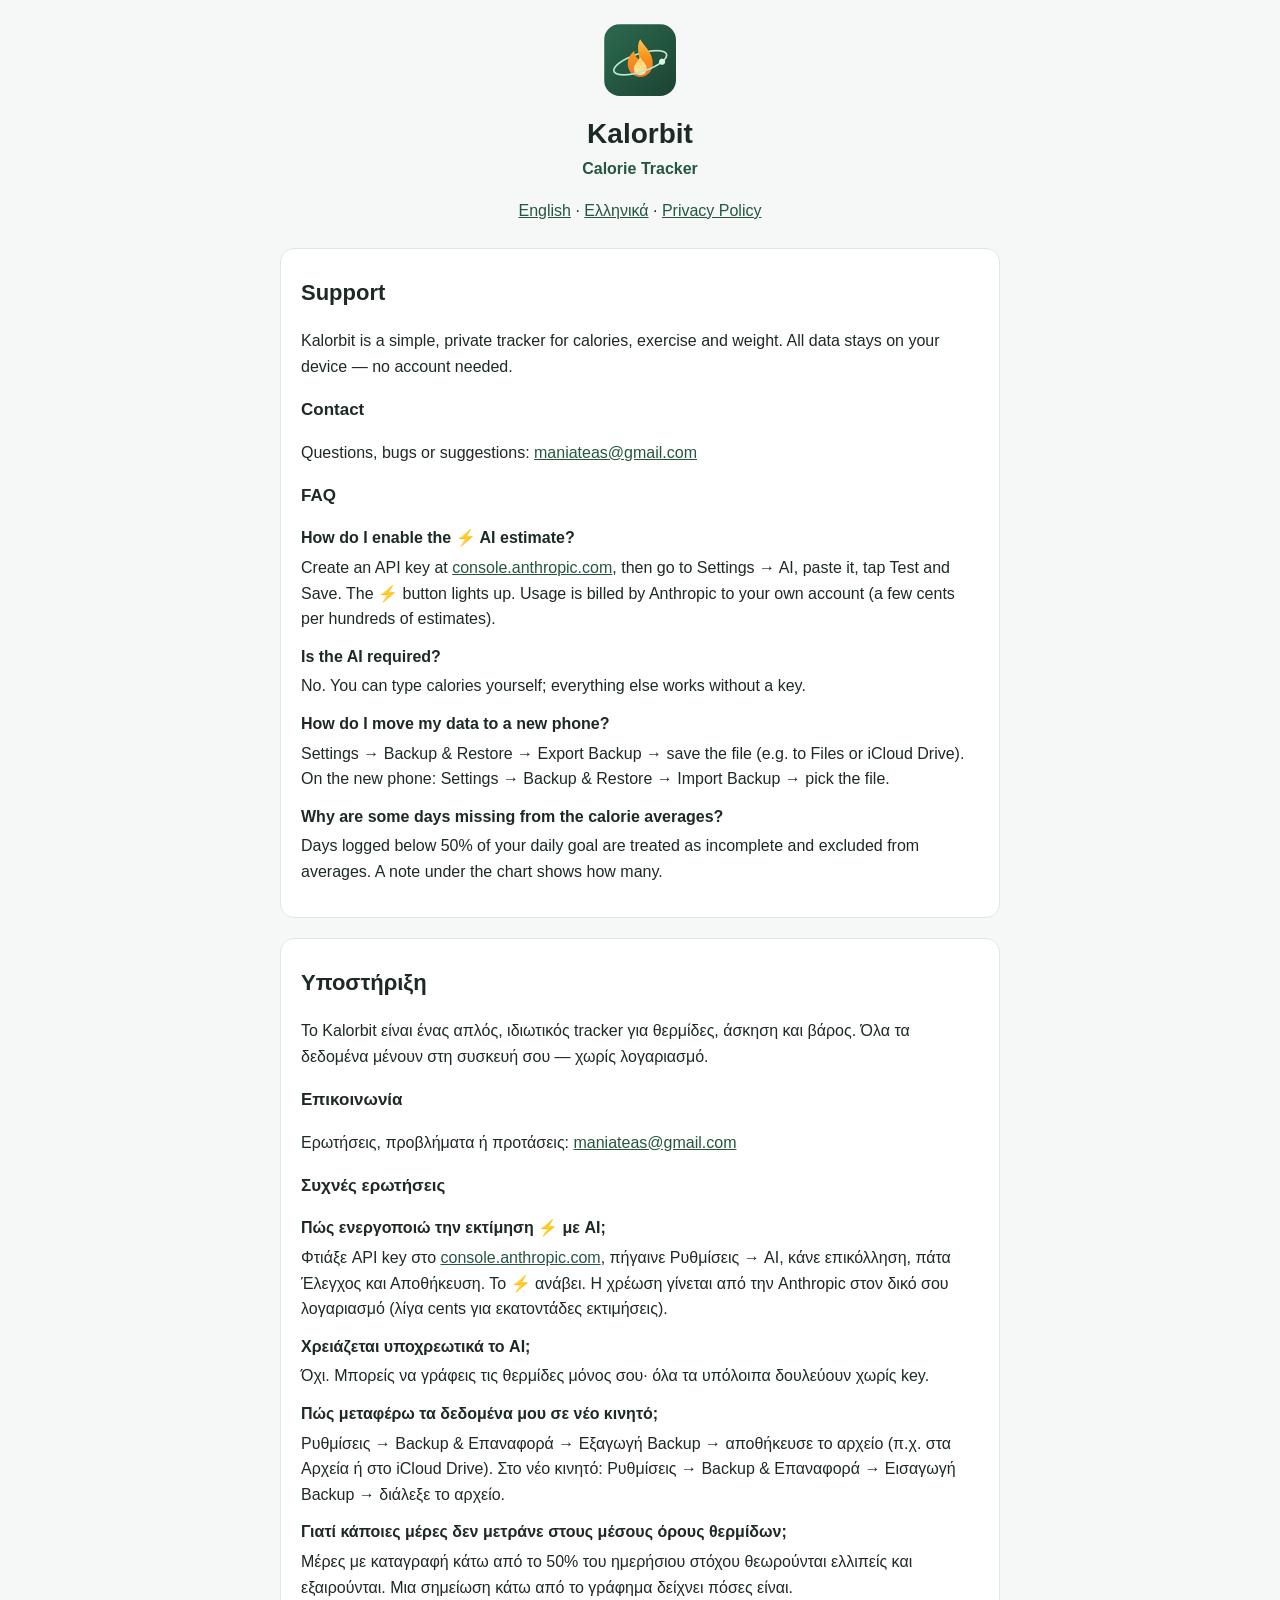
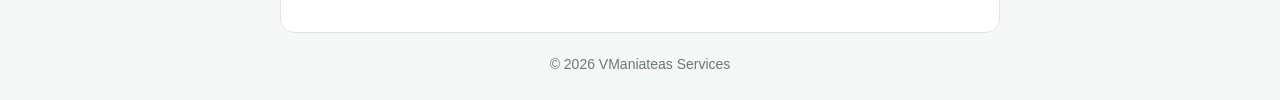
<file: index.html>
<!doctype html>
<html lang="el">
<head>
<meta charset="utf-8">
<meta name="viewport" content="width=device-width, initial-scale=1">
<title>Kalorbit — Support</title>
<link rel="stylesheet" href="style.css">
</head>
<body>
<main>
  <header>
    <img src="icon.png" alt="" width="72" height="72">
    <h1>Kalorbit</h1>
    <p class="sub">Calorie Tracker</p>
  </header>

  <nav><a href="#en">English</a> · <a href="#el">Ελληνικά</a> · <a href="privacy.html">Privacy Policy</a></nav>

  <section id="en">
    <h2>Support</h2>
    <p>Kalorbit is a simple, private tracker for calories, exercise and weight. All data stays on your device — no account needed.</p>

    <h3>Contact</h3>
    <p>Questions, bugs or suggestions: <a href="mailto:maniateas@gmail.com">maniateas@gmail.com</a></p>

    <h3>FAQ</h3>
    <dl>
      <dt>How do I enable the ⚡ AI estimate?</dt>
      <dd>Create an API key at <a href="https://console.anthropic.com/">console.anthropic.com</a>, then go to Settings → AI, paste it, tap Test and Save. The ⚡ button lights up. Usage is billed by Anthropic to your own account (a few cents per hundreds of estimates).</dd>

      <dt>Is the AI required?</dt>
      <dd>No. You can type calories yourself; everything else works without a key.</dd>

      <dt>How do I move my data to a new phone?</dt>
      <dd>Settings → Backup &amp; Restore → Export Backup → save the file (e.g. to Files or iCloud Drive). On the new phone: Settings → Backup &amp; Restore → Import Backup → pick the file.</dd>

      <dt>Why are some days missing from the calorie averages?</dt>
      <dd>Days logged below 50% of your daily goal are treated as incomplete and excluded from averages. A note under the chart shows how many.</dd>
    </dl>
  </section>

  <section id="el" lang="el">
    <h2>Υποστήριξη</h2>
    <p>Το Kalorbit είναι ένας απλός, ιδιωτικός tracker για θερμίδες, άσκηση και βάρος. Όλα τα δεδομένα μένουν στη συσκευή σου — χωρίς λογαριασμό.</p>

    <h3>Επικοινωνία</h3>
    <p>Ερωτήσεις, προβλήματα ή προτάσεις: <a href="mailto:maniateas@gmail.com">maniateas@gmail.com</a></p>

    <h3>Συχνές ερωτήσεις</h3>
    <dl>
      <dt>Πώς ενεργοποιώ την εκτίμηση ⚡ με AI;</dt>
      <dd>Φτιάξε API key στο <a href="https://console.anthropic.com/">console.anthropic.com</a>, πήγαινε Ρυθμίσεις → AI, κάνε επικόλληση, πάτα Έλεγχος και Αποθήκευση. Το ⚡ ανάβει. Η χρέωση γίνεται από την Anthropic στον δικό σου λογαριασμό (λίγα cents για εκατοντάδες εκτιμήσεις).</dd>

      <dt>Χρειάζεται υποχρεωτικά το AI;</dt>
      <dd>Όχι. Μπορείς να γράφεις τις θερμίδες μόνος σου· όλα τα υπόλοιπα δουλεύουν χωρίς key.</dd>

      <dt>Πώς μεταφέρω τα δεδομένα μου σε νέο κινητό;</dt>
      <dd>Ρυθμίσεις → Backup &amp; Επαναφορά → Εξαγωγή Backup → αποθήκευσε το αρχείο (π.χ. στα Αρχεία ή στο iCloud Drive). Στο νέο κινητό: Ρυθμίσεις → Backup &amp; Επαναφορά → Εισαγωγή Backup → διάλεξε το αρχείο.</dd>

      <dt>Γιατί κάποιες μέρες δεν μετράνε στους μέσους όρους θερμίδων;</dt>
      <dd>Μέρες με καταγραφή κάτω από το 50% του ημερήσιου στόχου θεωρούνται ελλιπείς και εξαιρούνται. Μια σημείωση κάτω από το γράφημα δείχνει πόσες είναι.</dd>
    </dl>
  </section>

  <footer class="muted">© 2026 VManiateas Services</footer>
</main>
</body>
</html>
</file>
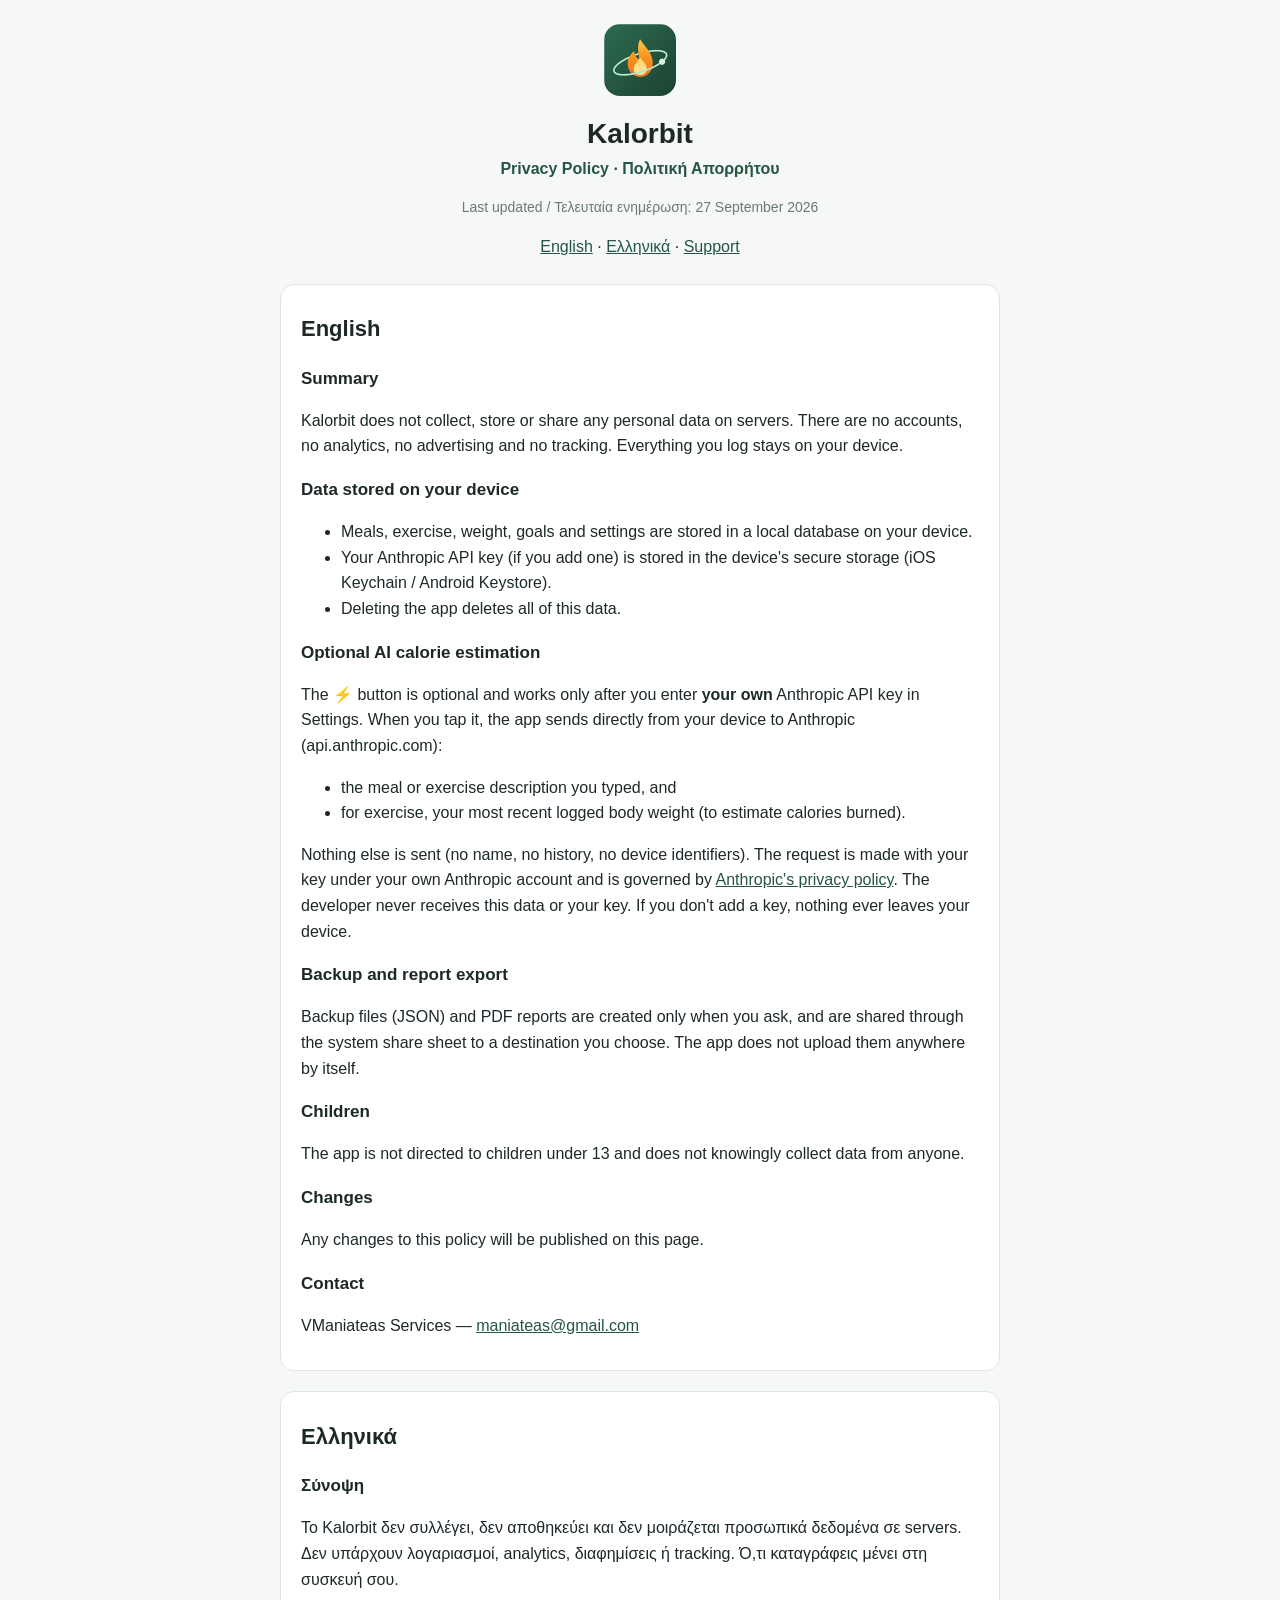
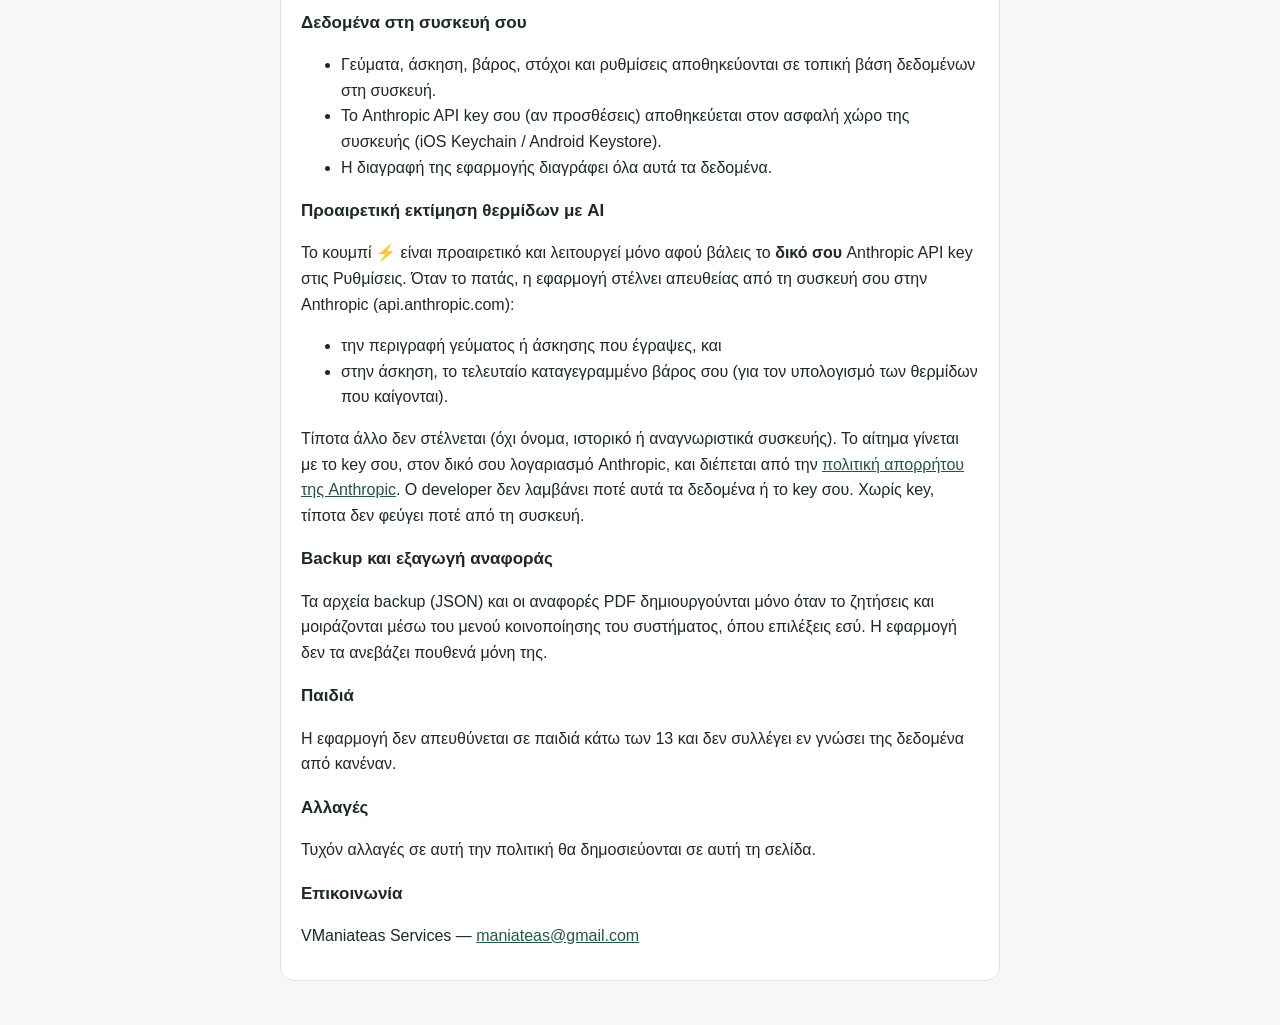
<file: privacy.html>
<!doctype html>
<html lang="el">
<head>
<meta charset="utf-8">
<meta name="viewport" content="width=device-width, initial-scale=1">
<title>Kalorbit — Privacy Policy</title>
<link rel="stylesheet" href="style.css">
</head>
<body>
<main>
  <header>
    <img src="icon.png" alt="" width="72" height="72">
    <h1>Kalorbit</h1>
    <p class="sub">Privacy Policy · Πολιτική Απορρήτου</p>
    <p class="muted">Last updated / Τελευταία ενημέρωση: 27 September 2026</p>
  </header>

  <nav><a href="#en">English</a> · <a href="#el">Ελληνικά</a> · <a href="index.html">Support</a></nav>

  <section id="en">
    <h2>English</h2>

    <h3>Summary</h3>
    <p>Kalorbit does not collect, store or share any personal data on servers. There are no accounts, no analytics, no advertising and no tracking. Everything you log stays on your device.</p>

    <h3>Data stored on your device</h3>
    <ul>
      <li>Meals, exercise, weight, goals and settings are stored in a local database on your device.</li>
      <li>Your Anthropic API key (if you add one) is stored in the device's secure storage (iOS Keychain / Android Keystore).</li>
      <li>Deleting the app deletes all of this data.</li>
    </ul>

    <h3>Optional AI calorie estimation</h3>
    <p>The ⚡ button is optional and works only after you enter <strong>your own</strong> Anthropic API key in Settings. When you tap it, the app sends directly from your device to Anthropic (api.anthropic.com):</p>
    <ul>
      <li>the meal or exercise description you typed, and</li>
      <li>for exercise, your most recent logged body weight (to estimate calories burned).</li>
    </ul>
    <p>Nothing else is sent (no name, no history, no device identifiers). The request is made with your key under your own Anthropic account and is governed by <a href="https://www.anthropic.com/legal/privacy">Anthropic's privacy policy</a>. The developer never receives this data or your key. If you don't add a key, nothing ever leaves your device.</p>

    <h3>Backup and report export</h3>
    <p>Backup files (JSON) and PDF reports are created only when you ask, and are shared through the system share sheet to a destination you choose. The app does not upload them anywhere by itself.</p>

    <h3>Children</h3>
    <p>The app is not directed to children under 13 and does not knowingly collect data from anyone.</p>

    <h3>Changes</h3>
    <p>Any changes to this policy will be published on this page.</p>

    <h3>Contact</h3>
    <p>VManiateas Services — <a href="mailto:maniateas@gmail.com">maniateas@gmail.com</a></p>
  </section>

  <section id="el" lang="el">
    <h2>Ελληνικά</h2>

    <h3>Σύνοψη</h3>
    <p>Το Kalorbit δεν συλλέγει, δεν αποθηκεύει και δεν μοιράζεται προσωπικά δεδομένα σε servers. Δεν υπάρχουν λογαριασμοί, analytics, διαφημίσεις ή tracking. Ό,τι καταγράφεις μένει στη συσκευή σου.</p>

    <h3>Δεδομένα στη συσκευή σου</h3>
    <ul>
      <li>Γεύματα, άσκηση, βάρος, στόχοι και ρυθμίσεις αποθηκεύονται σε τοπική βάση δεδομένων στη συσκευή.</li>
      <li>Το Anthropic API key σου (αν προσθέσεις) αποθηκεύεται στον ασφαλή χώρο της συσκευής (iOS Keychain / Android Keystore).</li>
      <li>Η διαγραφή της εφαρμογής διαγράφει όλα αυτά τα δεδομένα.</li>
    </ul>

    <h3>Προαιρετική εκτίμηση θερμίδων με AI</h3>
    <p>Το κουμπί ⚡ είναι προαιρετικό και λειτουργεί μόνο αφού βάλεις το <strong>δικό σου</strong> Anthropic API key στις Ρυθμίσεις. Όταν το πατάς, η εφαρμογή στέλνει απευθείας από τη συσκευή σου στην Anthropic (api.anthropic.com):</p>
    <ul>
      <li>την περιγραφή γεύματος ή άσκησης που έγραψες, και</li>
      <li>στην άσκηση, το τελευταίο καταγεγραμμένο βάρος σου (για τον υπολογισμό των θερμίδων που καίγονται).</li>
    </ul>
    <p>Τίποτα άλλο δεν στέλνεται (όχι όνομα, ιστορικό ή αναγνωριστικά συσκευής). Το αίτημα γίνεται με το key σου, στον δικό σου λογαριασμό Anthropic, και διέπεται από την <a href="https://www.anthropic.com/legal/privacy">πολιτική απορρήτου της Anthropic</a>. Ο developer δεν λαμβάνει ποτέ αυτά τα δεδομένα ή το key σου. Χωρίς key, τίποτα δεν φεύγει ποτέ από τη συσκευή.</p>

    <h3>Backup και εξαγωγή αναφοράς</h3>
    <p>Τα αρχεία backup (JSON) και οι αναφορές PDF δημιουργούνται μόνο όταν το ζητήσεις και μοιράζονται μέσω του μενού κοινοποίησης του συστήματος, όπου επιλέξεις εσύ. Η εφαρμογή δεν τα ανεβάζει πουθενά μόνη της.</p>

    <h3>Παιδιά</h3>
    <p>Η εφαρμογή δεν απευθύνεται σε παιδιά κάτω των 13 και δεν συλλέγει εν γνώσει της δεδομένα από κανέναν.</p>

    <h3>Αλλαγές</h3>
    <p>Τυχόν αλλαγές σε αυτή την πολιτική θα δημοσιεύονται σε αυτή τη σελίδα.</p>

    <h3>Επικοινωνία</h3>
    <p>VManiateas Services — <a href="mailto:maniateas@gmail.com">maniateas@gmail.com</a></p>
  </section>
</main>
</body>
</html>
</file>
<file: style.css>
:root {
  --bg: #f6f8f7; --card: #ffffff; --text: #1d2a24; --muted: #6b7a73;
  --accent: #245640; --line: #dfe6e2;
  color-scheme: light dark;
}
@media (prefers-color-scheme: dark) {
  :root { --bg: #121815; --card: #1b2320; --text: #e7eeea; --muted: #9aaba3; --accent: #7fcaa3; --line: #2c3833; }
}
* { box-sizing: border-box; }
body {
  margin: 0; background: var(--bg); color: var(--text);
  font: 16px/1.6 -apple-system, BlinkMacSystemFont, "Segoe UI", Roboto, sans-serif;
  padding: 24px 16px;
}
main { max-width: 720px; margin: 0 auto; }
header { text-align: center; margin-bottom: 16px; }
header img { border-radius: 16px; }
h1 { margin: 8px 0 0; font-size: 28px; }
.sub { margin: 0; color: var(--accent); font-weight: 600; }
.muted { color: var(--muted); font-size: 14px; }
nav { text-align: center; margin-bottom: 24px; }
a { color: var(--accent); }
section {
  background: var(--card); border: 1px solid var(--line); border-radius: 14px;
  padding: 8px 20px 16px; margin-bottom: 20px;
}
h2 { font-size: 22px; }
h3 { font-size: 17px; margin-bottom: 4px; }
dt { font-weight: 600; margin-top: 12px; }
dd { margin: 4px 0 0; }
footer { text-align: center; }
</file>
